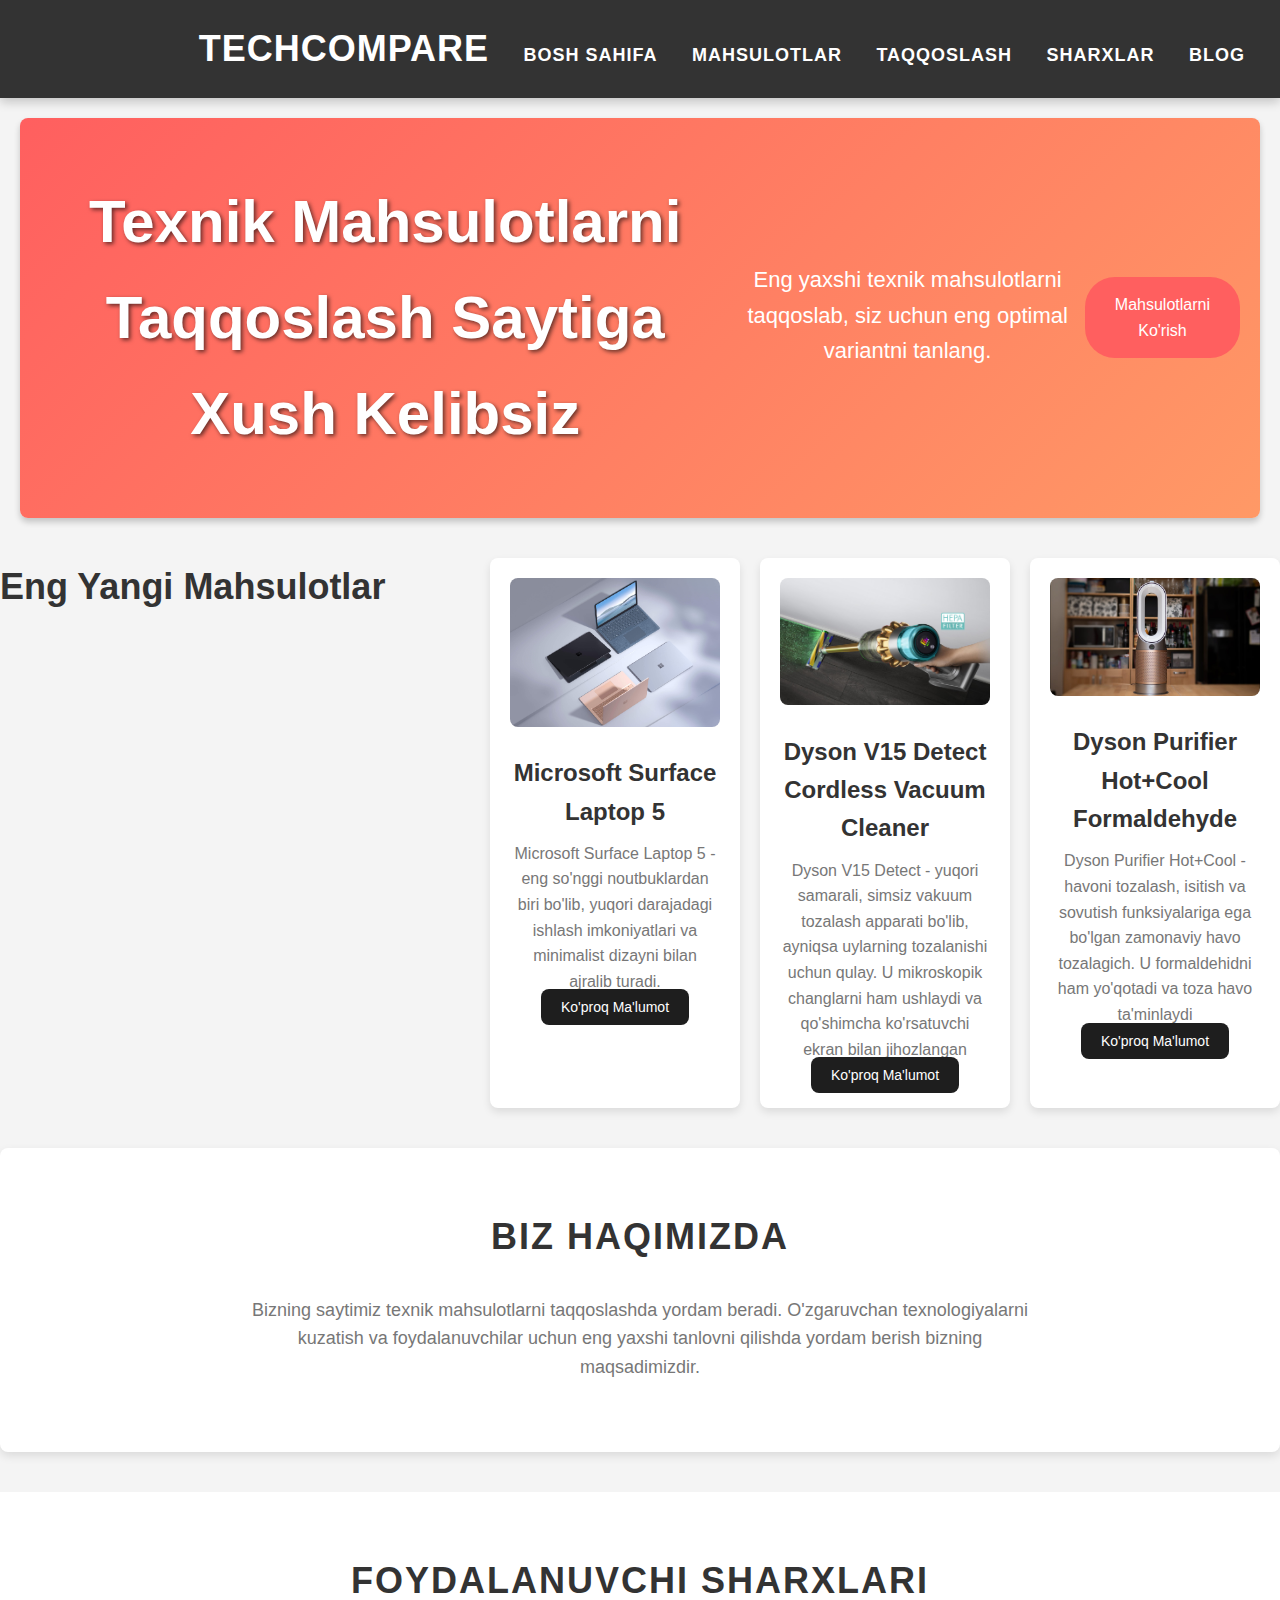
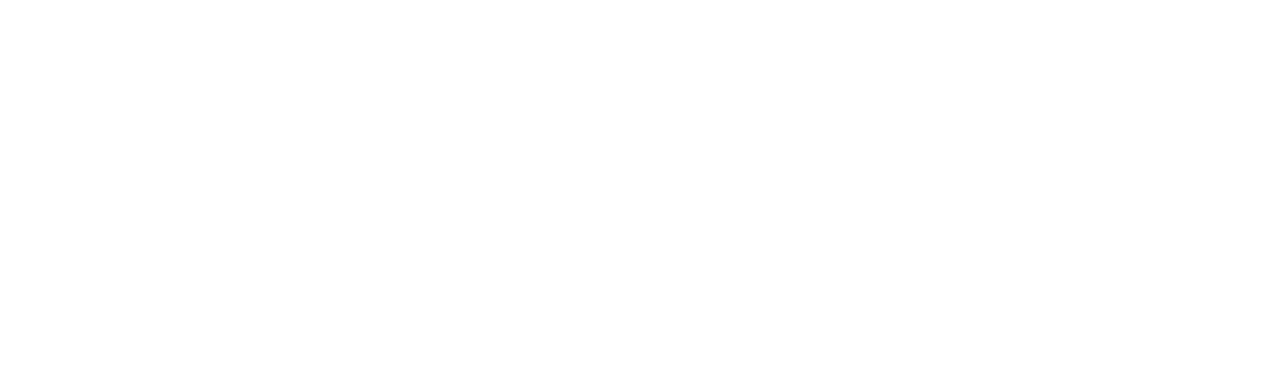
<file: index.html>
<!DOCTYPE html>
<html lang="uz">
<head>
    <meta charset="UTF-8">
    <meta name="viewport" content="width=device-width, initial-scale=1.0">
    <title>Bosh Sahifa</title>
    <link rel="stylesheet" href="style.css">
    <link rel="icon" href="favicon.ico">
</head>
<body>
    <header>
        <nav>
            <ul>
                <li><a href="index.html" class="logo">TechCompare</a></li>
                <li><a href="index.html">Bosh Sahifa</a></li>
                <li><a href="products.html">Mahsulotlar</a></li>
                <li><a href="compare.html">Taqqoslash</a></li>
                <li><a href="reviews.html">Sharxlar</a></li>
                <li><a href="blog.html">Blog</a></li>
            </ul>
        </nav>
    </header>

    <section class="hero">
        <h1>Texnik Mahsulotlarni Taqqoslash Saytiga Xush Kelibsiz</h1>
        <p>Eng yaxshi texnik mahsulotlarni taqqoslab, siz uchun eng optimal variantni tanlang.</p>
        <a href="products.html" class="btn-primary">Mahsulotlarni Ko'rish</a>
    </section>

    <section class="featured-products animate-on-scroll">
        <h2>Eng Yangi Mahsulotlar</h2>
        <div class="product-list">
            <div class="product-card">
                <img src="images/product1.jpg" alt="Mahsulot 1" class="product-image">
                <div class="product-info">
                    <h3>Microsoft Surface Laptop 5</h3>
                    <p>Microsoft Surface Laptop 5 - eng so'nggi noutbuklardan biri bo'lib, yuqori darajadagi ishlash imkoniyatlari va minimalist dizayni bilan ajralib turadi.</p>
                    <a href="products.html" class="btn-secondary">Ko'proq Ma'lumot</a>
                </div>
            </div>
            <div class="product-card">
                <img src="images/product2.jpg" alt="Mahsulot 2" class="product-image">
                <div class="product-info">
                    <h3>Dyson V15 Detect Cordless Vacuum Cleaner</h3>
                    <p>Dyson V15 Detect - yuqori samarali, simsiz vakuum tozalash apparati bo'lib, ayniqsa uylarning tozalanishi uchun qulay. U mikroskopik changlarni ham ushlaydi va qo'shimcha ko'rsatuvchi ekran bilan jihozlangan</p>
                    <a href="products.html" class="btn-secondary">Ko'proq Ma'lumot</a>
                </div>
            </div>
            <div class="product-card">
                <img src="images/product3.jpg" alt="Mahsulot 3" class="product-image">
                <div class="product-info">
                    <h3>Dyson Purifier Hot+Cool Formaldehyde</h3>
                    <p>Dyson Purifier Hot+Cool - havoni tozalash, isitish va sovutish funksiyalariga ega bo'lgan zamonaviy havo tozalagich. U formaldehidni ham yo'qotadi va toza havo ta'minlaydi</p>
                    <a href="products.html" class="btn-secondary">Ko'proq Ma'lumot</a>
                </div>
            </div>
        </div>
    </section>

    <section class="about">
        <h2>Biz Haqimizda</h2>
        <p>Bizning saytimiz texnik mahsulotlarni taqqoslashda yordam beradi. O'zgaruvchan texnologiyalarni kuzatish va foydalanuvchilar uchun eng yaxshi tanlovni qilishda yordam berish bizning maqsadimizdir.</p>
    </section>
    
    <section class="testimonial">
        <h2>Foydalanuvchi Sharxlari</h2>
        <div class="testimonial-item">
            <p>"TechCompare sayti orqali texnik mahsulotlarni taqqoslash juda oson bo'ldi. Har bir mahsulotning xususiyatlari juda batafsil keltirilgan." — Maxsus M</p>
        </div>
        <div class="testimonial-item">
            <p>"Sayt juda intuitiv va foydalanuvchilarga qulay. Mahsulotlar haqida osonlik bilan qaror qabul qildim." — O'lmas D</p>
        </div>
    </section>
    

    <script src="script.js"></script>
</body>
</html>
</file>
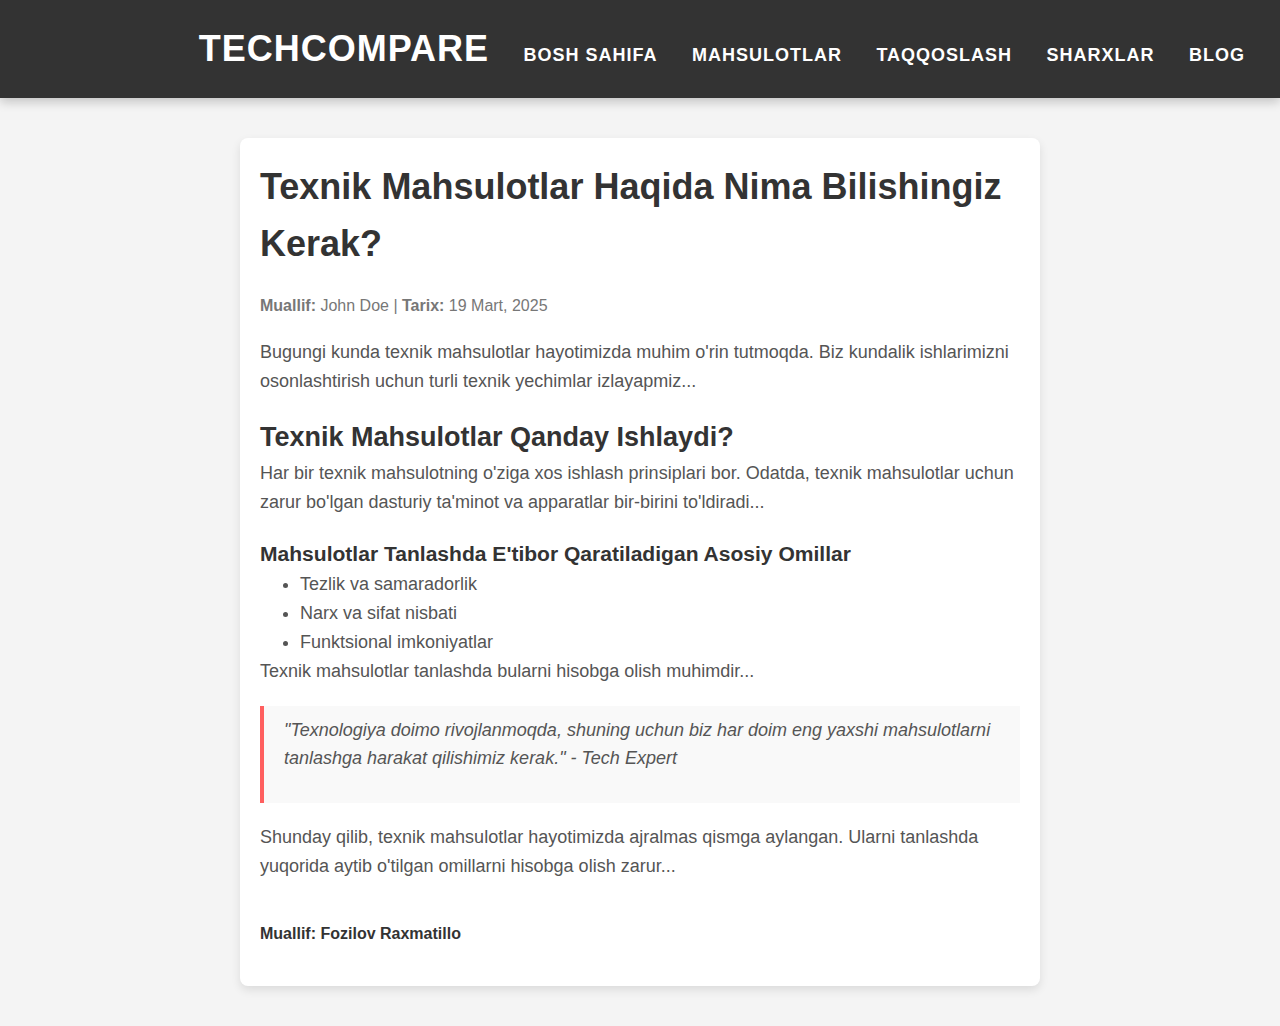
<file: blog-single.html>
<!DOCTYPE html>
<html lang="uz">
<head>
    <meta charset="UTF-8">
    <meta name="viewport" content="width=device-width, initial-scale=1.0">
    <title>Blog Posti - Texnik Mahsulotlar</title>
    <link rel="stylesheet" href="style.css">
    <link rel="icon" href="favicon.ico">
</head>
<body>
    <header>
        <nav>
            <ul>
                <li><a href="index.html" class="logo">TechCompare</a></li>
                <li><a href="index.html">Bosh Sahifa</a></li>
                <li><a href="products.html">Mahsulotlar</a></li>
                <li><a href="compare.html">Taqqoslash</a></li>
                <li><a href="reviews.html">Sharxlar</a></li>
                <li><a href="blog.html">Blog</a></li>
            </ul>
        </nav>
    </header>

    <main>
        <section class="blog-single">
            <article>
                <h1 class="blog-title">Texnik Mahsulotlar Haqida Nima Bilishingiz Kerak?</h1>
                <div class="blog-meta">
                    <p><strong>Muallif:</strong> John Doe | <strong>Tarix:</strong> 19 Mart, 2025</p>
                </div>

                <div class="blog-content">
                    <p>Bugungi kunda texnik mahsulotlar hayotimizda muhim o'rin tutmoqda. Biz kundalik ishlarimizni osonlashtirish uchun turli texnik yechimlar izlayapmiz...</p>

                    <h2>Texnik Mahsulotlar Qanday Ishlaydi?</h2>
                    <p>Har bir texnik mahsulotning o'ziga xos ishlash prinsiplari bor. Odatda, texnik mahsulotlar uchun zarur bo'lgan dasturiy ta'minot va apparatlar bir-birini to'ldiradi...</p>

                    <h3>Mahsulotlar Tanlashda E'tibor Qaratiladigan Asosiy Omillar</h3>
                    <ul>
                        <li>Tezlik va samaradorlik</li>
                        <li>Narx va sifat nisbati</li>
                        <li>Funktsional imkoniyatlar</li>
                    </ul>

                    <p>Texnik mahsulotlar tanlashda bularni hisobga olish muhimdir...</p>

                    <blockquote>
                        <p>"Texnologiya doimo rivojlanmoqda, shuning uchun biz har doim eng yaxshi mahsulotlarni tanlashga harakat qilishimiz kerak." - Tech Expert</p>
                    </blockquote>

                    <p>Shunday qilib, texnik mahsulotlar hayotimizda ajralmas qismga aylangan. Ularni tanlashda yuqorida aytib o'tilgan omillarni hisobga olish zarur...</p>

                    <p class="blog-author">Muallif: Fozilov Raxmatillo</p>
                </div>
            </article>
        </section>
    </main>

    <script src="script.js"></script>
</body>
</html>
</file>
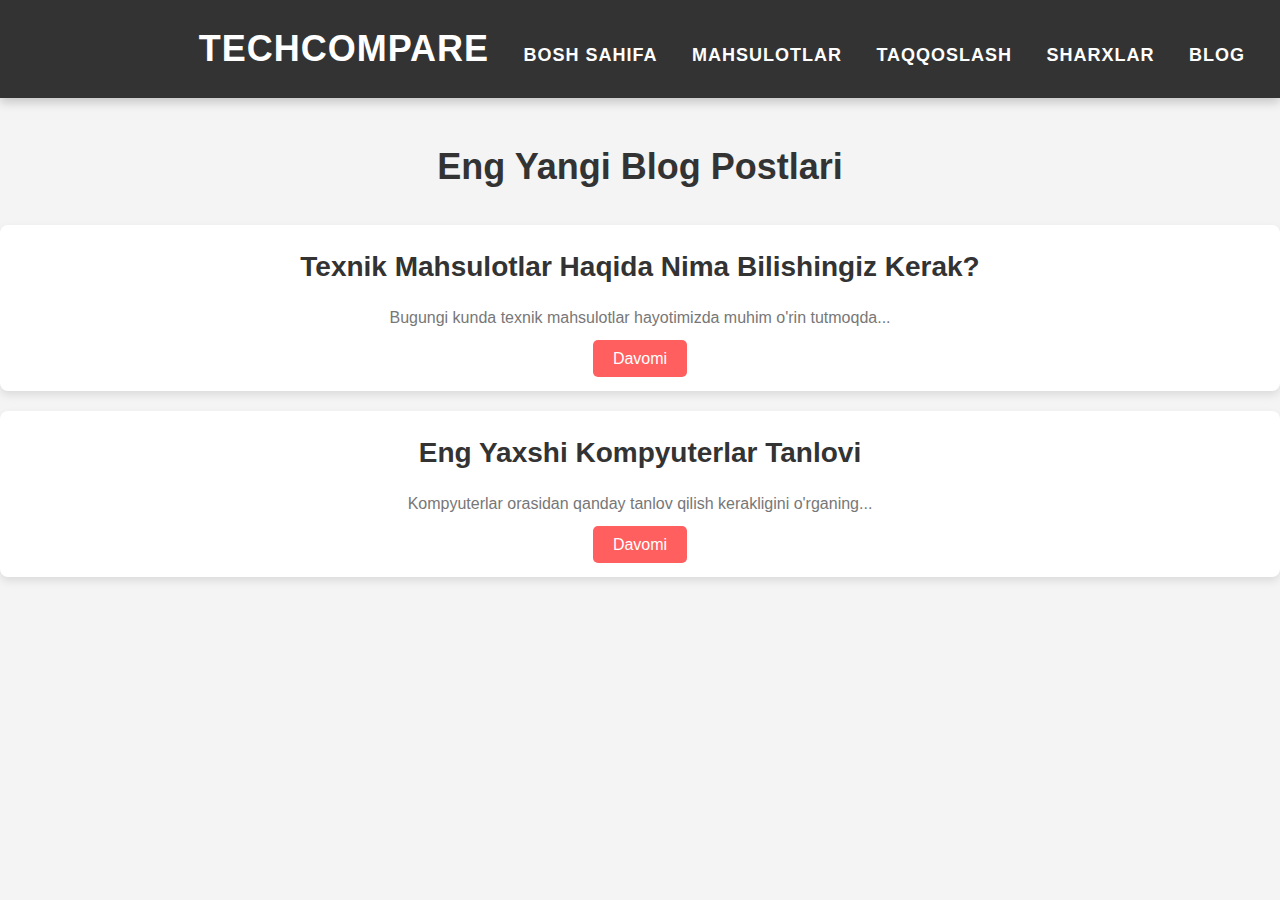
<file: blog.html>
<!DOCTYPE html>
<html lang="uz">
<head>
    <meta charset="UTF-8">
    <meta name="viewport" content="width=device-width, initial-scale=1.0">
    <title>Blog</title>
    <link rel="stylesheet" href="style.css">
    <link rel="icon" href="favicon.ico">
</head>
<body>
    <header>
        <nav>
            <ul>
                <li><a href="index.html" class="logo">TechCompare</a></li>
                <li><a href="index.html">Bosh Sahifa</a></li>
                <li><a href="products.html">Mahsulotlar</a></li>
                <li><a href="compare.html">Taqqoslash</a></li>
                <li><a href="reviews.html">Sharxlar</a></li>
                <li><a href="blog.html">Blog</a></li>
            </ul>
        </nav>
    </header>

    <main>
        <section class="blog-posts">
            <h2>Eng Yangi Blog Postlari</h2>

            <div class="blog-item">
                <h3>Texnik Mahsulotlar Haqida Nima Bilishingiz Kerak?</h3>
                <p>Bugungi kunda texnik mahsulotlar hayotimizda muhim o'rin tutmoqda...</p>
                <a href="blog-single.html" class="btn-primary">Davomi</a>
            </div>

            <div class="blog-item">
                <h3>Eng Yaxshi Kompyuterlar Tanlovi</h3>
                <p>Kompyuterlar orasidan qanday tanlov qilish kerakligini o'rganing...</p>
                <a href="blog-single.html" class="btn-primary">Davomi</a>
            </div>
        </section>
    </main>

    <script src="script.js"></script>
</body>
</html>
</file>
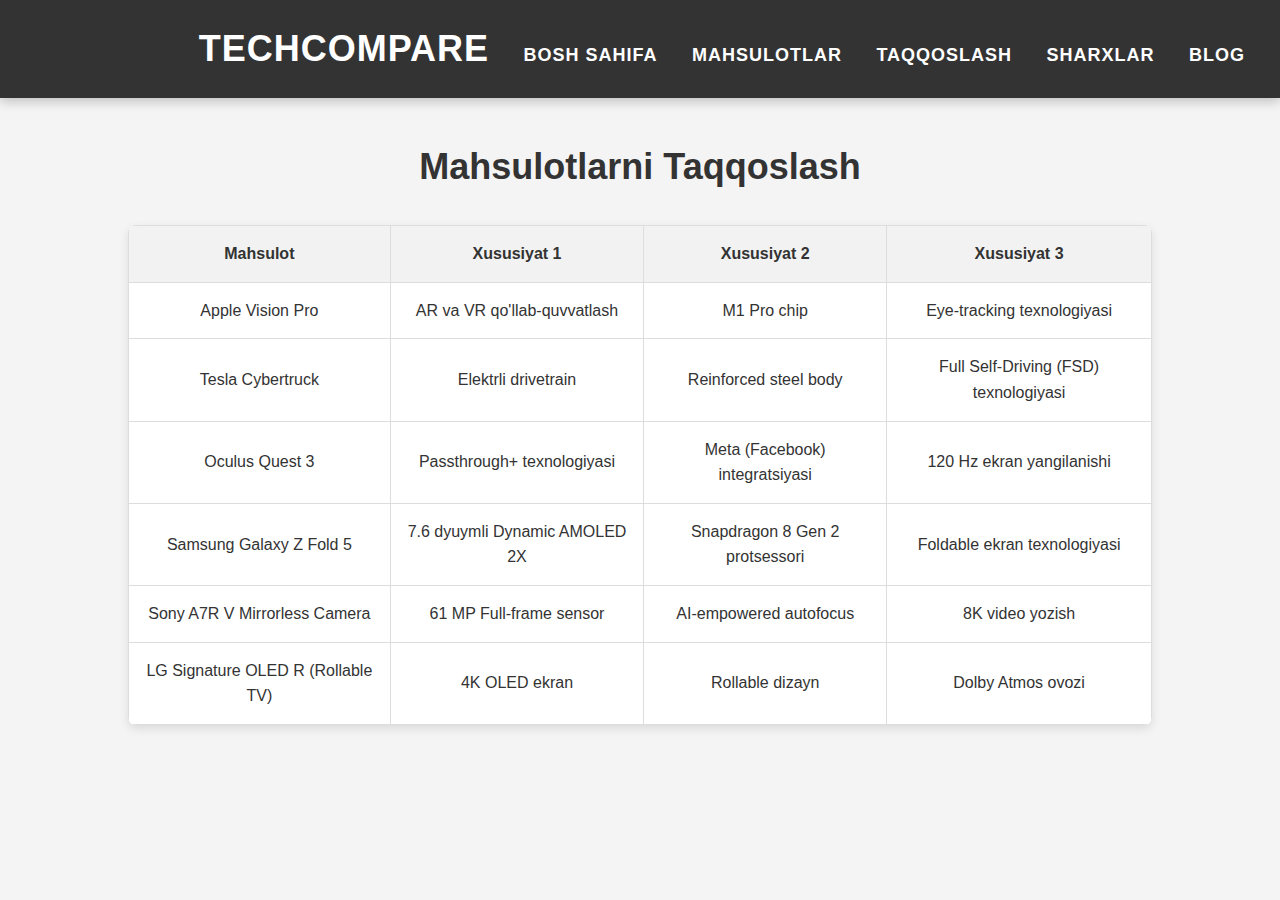
<file: compare.html>
<!DOCTYPE html>
<html lang="uz">
<head>
    <meta charset="UTF-8">
    <meta name="viewport" content="width=device-width, initial-scale=1.0">
    <title>Mahsulot Taqqoslash</title>
    <link rel="stylesheet" href="style.css">
    <link rel="icon" href="favicon.ico">
</head>
<body>
    <header>
        <nav>
            <ul>
                <li><a href="index.html" class="logo">TechCompare</a></li>
                <li><a href="index.html">Bosh Sahifa</a></li>
                <li><a href="products.html">Mahsulotlar</a></li>
                <li><a href="compare.html">Taqqoslash</a></li>
                <li><a href="reviews.html">Sharxlar</a></li>
                <li><a href="blog.html">Blog</a></li>
            </ul>
        </nav>
    </header>

    <main>
        <section class="comparison">
            <h2 class="animate-on-scroll">Mahsulotlarni Taqqoslash</h2>
            <div class="comparison-table">
                <table>
                    <thead>
                        <tr>
                            <th>Mahsulot</th>
                            <th>Xususiyat 1</th>
                            <th>Xususiyat 2</th>
                            <th>Xususiyat 3</th>
                        </tr>
                    </thead>
                    <tbody>
                        <tr>
                            <td>Apple Vision Pro</td>
                            <td>AR va VR qo'llab-quvvatlash</td>
                            <td>M1 Pro chip</td>
                            <td>Eye-tracking texnologiyasi</td>
                        </tr>
                        <tr>
                            <td>Tesla Cybertruck</td>
                            <td>Elektrli drivetrain</td>
                            <td>Reinforced steel body</td>
                            <td>Full Self-Driving (FSD) texnologiyasi</td>
                        </tr>
                        <tr>
                            <td>Oculus Quest 3</td>
                            <td>Passthrough+ texnologiyasi</td>
                            <td>Meta (Facebook) integratsiyasi</td>
                            <td>120 Hz ekran yangilanishi</td>
                        </tr>
                        <tr>
                            <td>Samsung Galaxy Z Fold 5</td>
                            <td>7.6 dyuymli Dynamic AMOLED 2X</td>
                            <td>Snapdragon 8 Gen 2 protsessori</td>
                            <td>Foldable ekran texnologiyasi</td>
                        </tr>
                        <tr>
                            <td>Sony A7R V Mirrorless Camera</td>
                            <td>61 MP Full-frame sensor</td>
                            <td>AI-empowered autofocus</td>
                            <td>8K video yozish</td>
                        </tr>
                        <tr>
                            <td>LG Signature OLED R (Rollable TV)</td>
                            <td>4K OLED ekran</td>
                            <td>Rollable dizayn</td>
                            <td>Dolby Atmos ovozi</td>
                        </tr>
                    </tbody>
                </table>
            </div>
        </section>
    </main>

    <script src="script.js"></script>
</body>
</html>
</file>
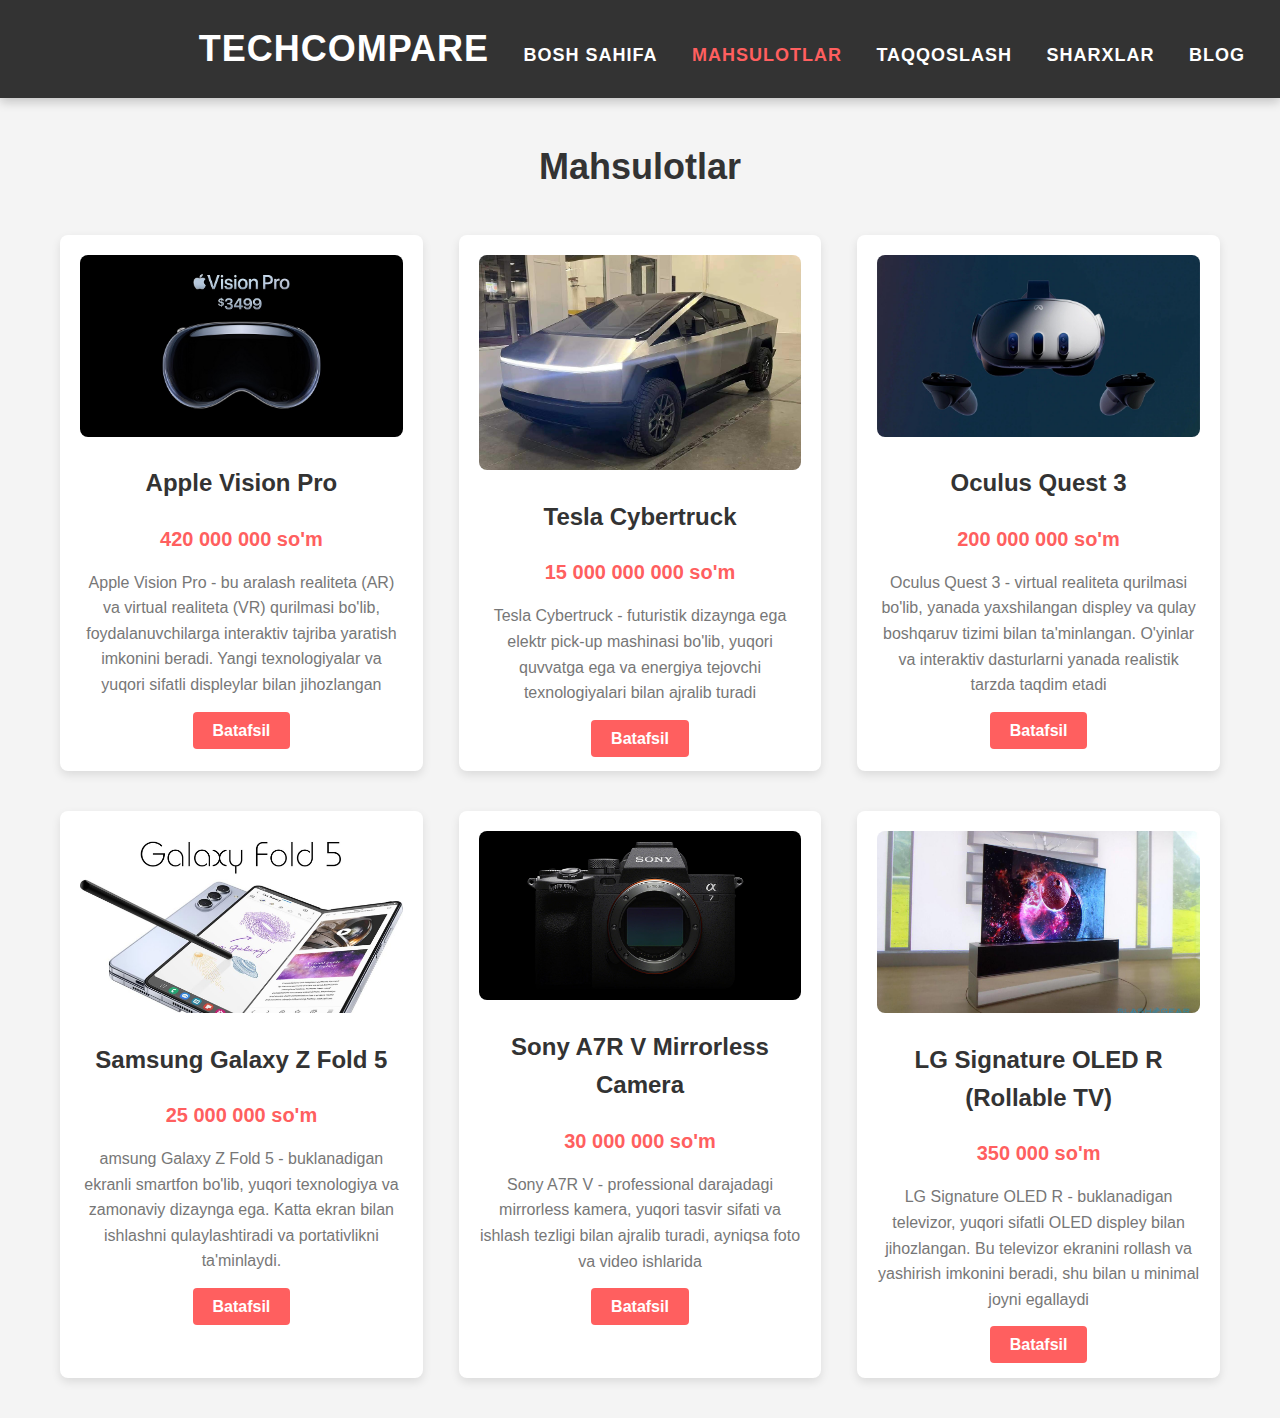
<file: products.html>
<!DOCTYPE html>
<html lang="uz">
<head>
    <meta charset="UTF-8">
    <meta name="viewport" content="width=device-width, initial-scale=1.0">
    <title>Mahsulotlar - TechCompare</title>
    <link rel="stylesheet" href="style.css">
    <link rel="icon" href="favicon.ico">
</head>
<body>
    <header>
        <nav>
            <ul>
                <li><a href="index.html" class="logo">TechCompare</a></li>
                <li><a href="index.html">Bosh Sahifa</a></li>
                <li><a href="products.html" class="active">Mahsulotlar</a></li>
                <li><a href="compare.html">Taqqoslash</a></li>
                <li><a href="reviews.html">Sharxlar</a></li>
                <li><a href="blog.html">Blog</a></li>
            </ul>
        </nav>
    </header>

    <main>
        <section class="products">
            <h2>Mahsulotlar</h2>
            <div class="product-list">
                <div class="product-item">
                    <img src="images/mahsul.jpg" alt="Mahsulot 1">
                    <h3>Apple Vision Pro</h3>
                    <p class="price">420 000 000 so'm</p>
                    <p>Apple Vision Pro - bu aralash realiteta (AR) va virtual realiteta (VR) qurilmasi bo'lib, foydalanuvchilarga interaktiv tajriba yaratish imkonini beradi. Yangi texnologiyalar va yuqori sifatli displeylar bilan jihozlangan</p>
                    <a href="https://en.wikipedia.org/wiki/Apple_Vision_Pro" class="btn">Batafsil</a>
                </div>
                <div class="product-item">
                    <img src="images/mahsul1.jpg" alt="Mahsulot 2">
                    <h3>Tesla Cybertruck</h3>
                    <p class="price">15 000 000 000 so'm</p>
                    <p>Tesla Cybertruck - futuristik dizaynga ega elektr pick-up mashinasi bo'lib, yuqori quvvatga ega va energiya tejovchi texnologiyalari bilan ajralib turadi</p>
                    <a href="https://ru.wikipedia.org/wiki/Tesla_Cybertruck" class="btn">Batafsil</a>
                </div>
                <div class="product-item">
                    <img src="images/mahsul2.jpg" alt="Mahsulot 3">
                    <h3>Oculus Quest 3</h3>
                    <p class="price">200 000 000 so'm</p>
                    <p>Oculus Quest 3 - virtual realiteta qurilmasi bo'lib, yanada yaxshilangan displey va qulay boshqaruv tizimi bilan ta'minlangan. O'yinlar va interaktiv dasturlarni yanada realistik tarzda taqdim etadi</p>
                    <a href="https://en.wikipedia.org/wiki/Meta_Quest_3" class="btn">Batafsil</a>
                </div>
            </div>
        </section>


        <section class="products">
            <div class="product-list">
                <div class="product-item">
                    <img src="images/mahsul3.jpg" alt="Mahsulot 4">
                    <h3>Samsung Galaxy Z Fold 5</h3>
                    <p class="price">25 000 000 so'm</p>
                    <p>amsung Galaxy Z Fold 5 - buklanadigan ekranli smartfon bo'lib, yuqori texnologiya va zamonaviy dizaynga ega. Katta ekran bilan ishlashni qulaylashtiradi va portativlikni ta'minlaydi.</p>
                    <a href="https://en.wikipedia.org/wiki/Samsung_Galaxy_Z_Fold_5" class="btn">Batafsil</a>
                </div>
                <div class="product-item">
                    <img src="images/mahsul4.jpg" alt="Mahsulot 5">
                    <h3>Sony A7R V Mirrorless Camera</h3>
                    <p class="price">30 000 000 so'm</p>
                    <p>Sony A7R V - professional darajadagi mirrorless kamera, yuqori tasvir sifati va ishlash tezligi bilan ajralib turadi, ayniqsa foto va video ishlarida</p>
                    <a href="https://electronics.sony.com/imaging/interchangeable-lens-cameras/full-frame/p/ilce7rm5-b?srsltid=AfmBOoqsG49fP9-a5V1X-xYZ5W1Y1FNASomFQkLLLDfHqVW4_BdT4hfa" class="btn">Batafsil</a>
                </div>
                <div class="product-item">
                    <img src="images/mahsul5.jpg" alt="Mahsulot 6">
                    <h3>LG Signature OLED R (Rollable TV)</h3>
                    <p class="price">350 000 so'm</p>
                    <p>LG Signature OLED R - buklanadigan televizor, yuqori sifatli OLED displey bilan jihozlangan. Bu televizor ekranini rollash va yashirish imkonini beradi, shu bilan u minimal joyni egallaydi</p>
                    <a href="https://www.lg.com/us/tvs/lg-oled65r1pua-signature-oled-4k-tv" class="btn">Batafsil</a>
                </div>
            </div>
        </section>
    </main>

    <script src="script.js"></script>
</body>
</html>
</file>
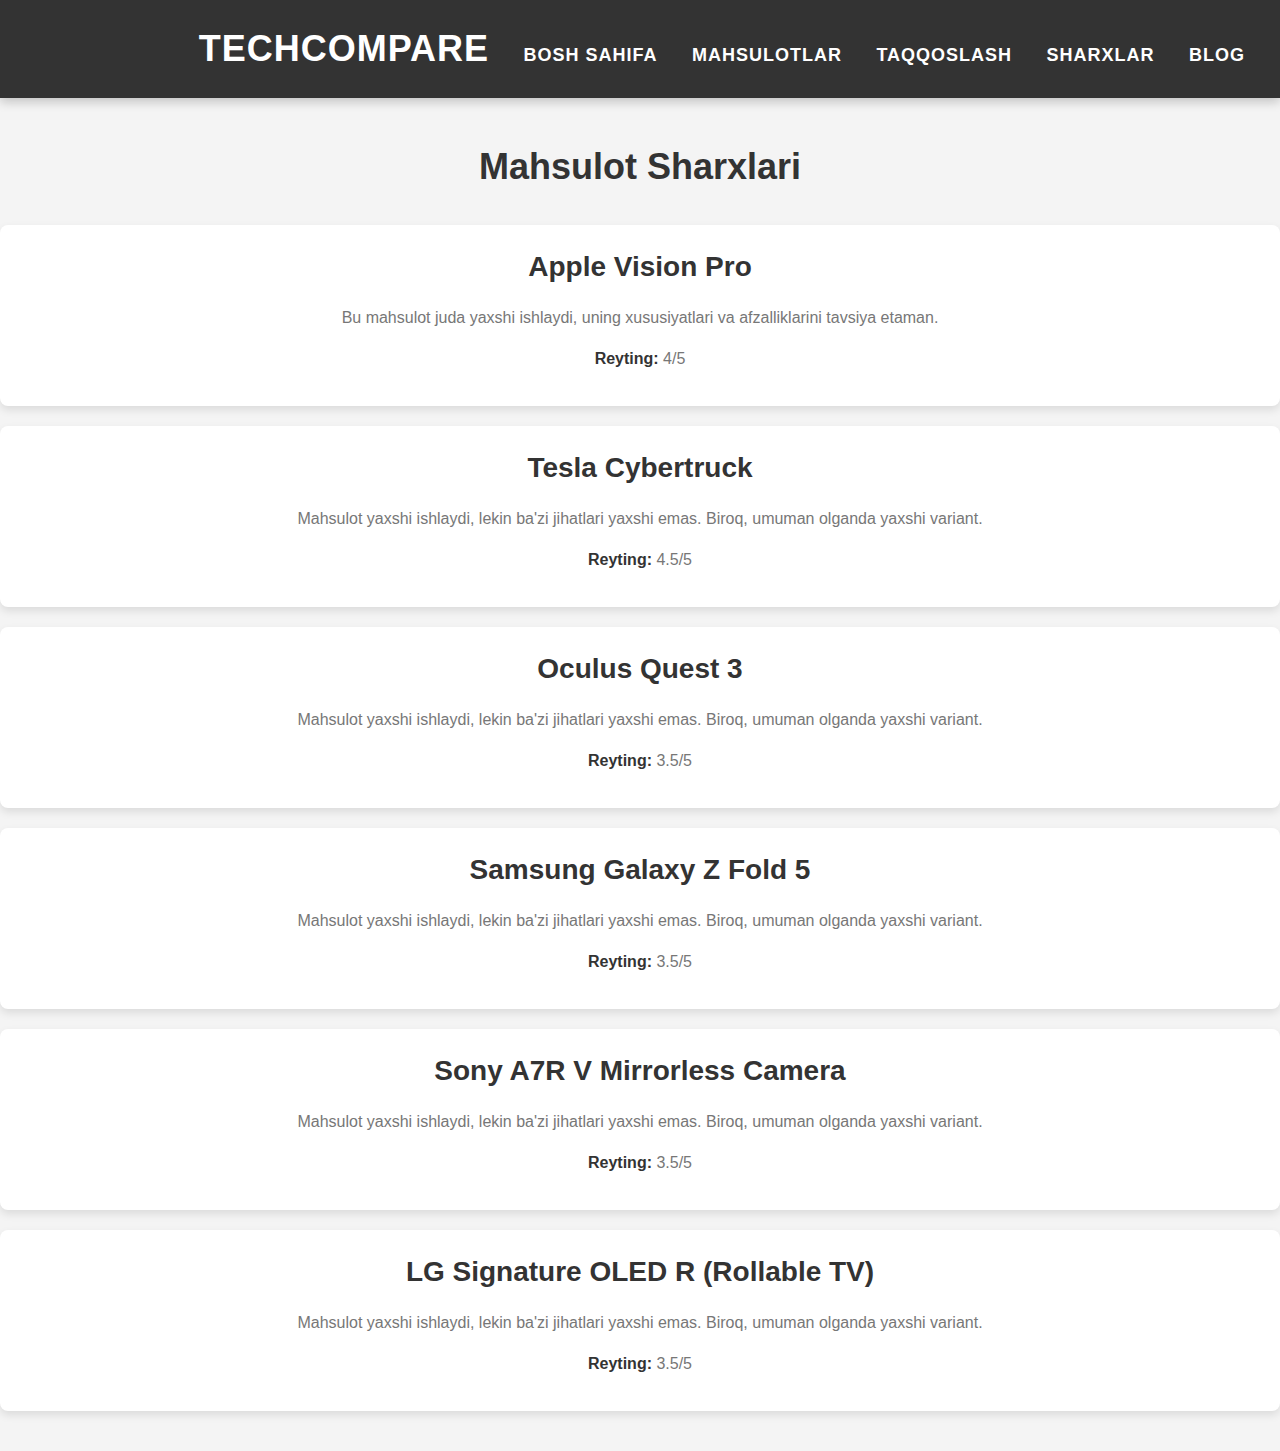
<file: reviews.html>
<!DOCTYPE html>
<html lang="uz">
<head>
    <meta charset="UTF-8">
    <meta name="viewport" content="width=device-width, initial-scale=1.0">
    <title>Sharxlar</title>
    <link rel="stylesheet" href="style.css">
    <link rel="icon" href="favicon.ico">
</head>
<body>
    <header>
        <nav>
            <ul>
                <li><a href="index.html" class="logo">TechCompare</a></li>
                <li><a href="index.html">Bosh Sahifa</a></li>
                <li><a href="products.html">Mahsulotlar</a></li>
                <li><a href="compare.html">Taqqoslash</a></li>
                <li><a href="reviews.html">Sharxlar</a></li>
                <li><a href="blog.html">Blog</a></li>
            </ul>
        </nav>
    </header>

    <main>
        <section class="reviews">
            <h2>Mahsulot Sharxlari</h2>

            <div class="review-item">
                <h3>Apple Vision Pro</h3>
                <p>Bu mahsulot juda yaxshi ishlaydi, uning xususiyatlari va afzalliklarini tavsiya etaman.</p>
                <p><strong>Reyting:</strong> 4/5</p>
            </div>

            <div class="review-item">
                <h3>Tesla Cybertruck</h3>
                <p>Mahsulot yaxshi ishlaydi, lekin ba'zi jihatlari yaxshi emas. Biroq, umuman olganda yaxshi variant.</p>
                <p><strong>Reyting:</strong> 4.5/5</p>
            </div>

            <div class="review-item">
                <h3>Oculus Quest 3</h3>
                <p>Mahsulot yaxshi ishlaydi, lekin ba'zi jihatlari yaxshi emas. Biroq, umuman olganda yaxshi variant.</p>
                <p><strong>Reyting:</strong> 3.5/5</p>
            </div>

            <div class="review-item">
                <h3>Samsung Galaxy Z Fold 5</h3>
                <p>Mahsulot yaxshi ishlaydi, lekin ba'zi jihatlari yaxshi emas. Biroq, umuman olganda yaxshi variant.</p>
                <p><strong>Reyting:</strong> 3.5/5</p>
            </div>

            <div class="review-item">
                <h3>Sony A7R V Mirrorless Camera</h3>
                <p>Mahsulot yaxshi ishlaydi, lekin ba'zi jihatlari yaxshi emas. Biroq, umuman olganda yaxshi variant.</p>
                <p><strong>Reyting:</strong> 3.5/5</p>
            </div>

            <div class="review-item">
                <h3>LG Signature OLED R (Rollable TV)</h3>
                <p>Mahsulot yaxshi ishlaydi, lekin ba'zi jihatlari yaxshi emas. Biroq, umuman olganda yaxshi variant.</p>
                <p><strong>Reyting:</strong> 3.5/5</p>
            </div>
        </section>
    </main>

    <script src="script.js"></script>
</body>
</html>
</file>
<file: style.css>
/* Bosh global sozlamalar */
* {
    margin: 0;
    padding: 0;
    box-sizing: border-box;
    font-family: 'Arial', sans-serif;
}

body {
    background-color: #f4f4f4;
    color: #333;
    line-height: 1.6;
}

/* Asosiy navigatsiya paneli */
header {
    background-color: #1E1E1E;
    padding: 15px 0;
    text-align: center;
}

nav ul {
    list-style: none;
    padding: 0;
}

nav ul li {
    display: inline-block;
    margin: 0 20px;
}

nav ul li a {
    color: #fff;
    text-decoration: none;
    font-size: 18px;
    text-transform: uppercase;
    letter-spacing: 1px;
}

nav ul li a:hover {
    color: #ff5f5f;
    transition: color 0.3s ease;
}

/* Bosh sahifa uchun hero bo'limi */
.hero {
    background-color: #1E1E1E;
    color: #fff;
    padding: 50px 20px;
    text-align: center;
    border-radius: 8px;
    margin: 20px;
    box-shadow: 0px 10px 15px rgba(0, 0, 0, 0.1);
}

.hero h1 {
    font-size: 48px;
    margin-bottom: 20px;
    animation: fadeIn 2s ease;
}

.hero p {
    font-size: 18px;
    margin-bottom: 20px;
}

.btn-primary {
    background-color: #ff5f5f;
    color: #fff;
    padding: 15px 30px;
    text-decoration: none;
    border-radius: 30px;
    font-size: 16px;
    transition: background-color 0.3s ease;
}

.btn-primary:hover {
    background-color: #e04e4e;
}

/* Mahsulotlar bo'limi */
.featured-products {
    text-align: center;
    margin: 40px 0;
}

.featured-products h2 {
    font-size: 36px;
    margin-bottom: 30px;
    animation: fadeInUp 1.5s ease;
}

.product-list {
    display: flex;
    justify-content: center;
    gap: 20px;
    flex-wrap: wrap;
}

.product-card {
    background-color: #fff;
    padding: 20px;
    width: 250px;
    border-radius: 8px;
    box-shadow: 0 4px 8px rgba(0, 0, 0, 0.1);
    text-align: center;
    transition: transform 0.3s ease, box-shadow 0.3s ease;
}

.product-card:hover {
    transform: translateY(-10px);
    box-shadow: 0 10px 20px rgba(0, 0, 0, 0.1);
}

.product-card img {
    width: 100%;
    height: auto;
    border-radius: 8px;
}

.product-card h3 {
    margin-top: 20px;
    font-size: 24px;
}

.product-card p {
    font-size: 16px;
    color: #777;
    margin-top: 10px;
}

.btn-secondary {
    background-color: #1e1e1e;
    color: #fff;
    padding: 10px 20px;
    text-decoration: none;
    border-radius: 8px;
    font-size: 14px;
    margin-top: 15px;
}

.btn-secondary:hover {
    background-color: #333;
}

/* Animatsiya */
@keyframes fadeIn {
    0% {
        opacity: 0;
    }
    100% {
        opacity: 1;
    }
}

@keyframes fadeInUp {
    0% {
        opacity: 0;
        transform: translateY(20px);
    }
    100% {
        opacity: 1;
        transform: translateY(0);
    }
}

/* Media queries (mobil uchun) */
@media (max-width: 768px) {
    .product-list {
        flex-direction: column;
        align-items: center;
    }

    .hero h1 {
        font-size: 36px;
    }

    .hero p {
        font-size: 16px;
    }

    .btn-primary {
        padding: 12px 25px;
    }
}


/* Animatsiya uchun */
@keyframes fadeIn {
    0% {
        opacity: 0;
        transform: translateY(20px);
    }
    100% {
        opacity: 1;
        transform: translateY(0);
    }
}

/* Taqqoslash jadvali */
.comparison {
    text-align: center;
    margin: 40px 0;
    animation: fadeIn 1.5s ease;
}

.comparison h2 {
    font-size: 36px;
    margin-bottom: 30px;
    font-weight: 600;
    color: #333;
}

.comparison-table table {
    width: 80%;
    margin: 0 auto;
    border-collapse: collapse;
    border-radius: 8px;
    box-shadow: 0 4px 10px rgba(0, 0, 0, 0.1);
    overflow: hidden;
}

.comparison-table th, .comparison-table td {
    padding: 15px;
    text-align: center;
    border: 1px solid #ddd;
}

.comparison-table th {
    background-color: #f2f2f2;
    font-weight: bold;
}

.comparison-table td {
    background-color: #fff;
}

.comparison-table tr:hover {
    background-color: #f4f4f4;
    transition: background-color 0.3s ease;
}

/* Mobil uchun moslashtirish */
@media (max-width: 768px) {
    .comparison-table table {
        width: 100%;
    }
}



.blog-posts {
    text-align: center;
    margin: 40px 0;
}

.blog-posts h2 {
    font-size: 36px;
    margin-bottom: 30px;
    font-weight: 600;
    color: #333;
    animation: fadeIn 2s ease;
}

.blog-item {
    background-color: #fff;
    padding: 20px;
    margin: 20px 0;
    box-shadow: 0px 4px 8px rgba(0, 0, 0, 0.1);
    border-radius: 8px;
    transition: box-shadow 0.3s ease;
}

.blog-item:hover {
    box-shadow: 0px 10px 20px rgba(0, 0, 0, 0.1);
}

.blog-item h3 {
    font-size: 28px;
    color: #333;
    margin-bottom: 15px;
}

.blog-item p {
    font-size: 16px;
    color: #777;
    margin-bottom: 15px;
}

.blog-item .btn-primary {
    background-color: #ff5f5f;
    color: white;
    padding: 10px 20px;
    text-decoration: none;
    border-radius: 5px;
    transition: background-color 0.3s ease;
}

.blog-item .btn-primary:hover {
    background-color: #e04e4e;
}

/* Mobil uchun moslashtirish */
@media (max-width: 768px) {
    .blog-item {
        padding: 15px;
    }
}




.reviews {
    text-align: center;
    margin: 40px 0;
}

.reviews h2 {
    font-size: 36px;
    margin-bottom: 30px;
    font-weight: 600;
    color: #333;
    animation: fadeIn 1.5s ease;
}

.review-item {
    background-color: #fff;
    padding: 20px;
    margin: 20px 0;
    box-shadow: 0px 4px 8px rgba(0, 0, 0, 0.1);
    border-radius: 8px;
    transition: box-shadow 0.3s ease;
}

.review-item:hover {
    box-shadow: 0px 10px 20px rgba(0, 0, 0, 0.1);
}

.review-item h3 {
    font-size: 28px;
    color: #333;
    margin-bottom: 15px;
}

.review-item p {
    font-size: 16px;
    color: #777;
    margin-bottom: 15px;
}

.review-item strong {
    color: #333;
}

/* Mobil uchun moslashtirish */
@media (max-width: 768px) {
    .review-item {
        padding: 15px;
    }
}






header {
    background-color: #333;
    padding: 20px 0;
    text-align: center;
}

nav ul {
    list-style-type: none;
    margin: 0;
    padding: 0;
}

nav ul li {
    display: inline;
    margin: 0 15px;
}

nav ul li a {
    color: white;
    text-decoration: none;
    font-weight: bold;
}

nav ul li a:hover {
    color: #ff5f5f;
}

/* Blog post sahifasi */
.blog-single {
    max-width: 800px;
    margin: 40px auto;
    background-color: white;
    padding: 20px;
    box-shadow: 0 4px 10px rgba(0, 0, 0, 0.1);
    border-radius: 8px;
    background-color: #fff;
}

/* Blog sarlavhasi */
.blog-title {
    font-size: 36px;
    color: #333;
    margin-bottom: 20px;
}

.blog-meta {
    font-size: 16px;
    color: #777;
    margin-bottom: 20px;
}

/* Blog tarkibi */
.blog-content {
    font-size: 18px;
    color: #555;
}

.blog-content p {
    margin-bottom: 20px;
}

.blog-content h2,
.blog-content h3 {
    color: #333;
}

.blog-content ul {
    list-style-type: disc;
    margin-left: 40px;
}

.blog-content blockquote {
    background-color: #f9f9f9;
    border-left: 4px solid #ff5f5f;
    padding: 10px 20px;
    font-style: italic;
    color: #555;
    margin: 20px 0;
}

.blog-author {
    font-size: 16px;
    font-weight: bold;
    color: #333;
    margin-top: 40px;
}

/* Mobil uchun moslashtirish */
@media (max-width: 768px) {
    .blog-single {
        padding: 15px;
        margin: 20px;
    }

    .blog-title {
        font-size: 28px;
    }

    .blog-content {
        font-size: 16px;
    }
}








header {
    background-color: #333;
    padding: 20px 0;
    text-align: center;
}

nav ul {
    list-style-type: none;
    margin: 0;
    padding: 0;
}

nav ul li {
    display: inline;
    margin: 0 15px;
}

nav ul li a {
    color: white;
    text-decoration: none;
    font-weight: bold;
}

nav ul li a:hover {
    color: #ff5f5f;
}

nav ul li a.active {
    color: #ff5f5f;
}

/* Mahsulotlar sahifasi */
.products {
    max-width: 1200px;
    margin: 40px auto;
    padding: 0 20px;
}

.products h2 {
    font-size: 36px;
    color: #333;
    text-align: center;
    margin-bottom: 40px;
}

.product-list {
    display: flex;
    flex-wrap: wrap;
    justify-content: space-between;
    gap: 20px;
}

.product-item {
    background-color: white;
    border-radius: 8px;
    box-shadow: 0 4px 10px rgba(0, 0, 0, 0.1);
    width: calc(33% - 20px);
    padding: 20px;
    text-align: center;
    transition: transform 0.3s ease, box-shadow 0.3s ease;
}

.product-item:hover {
    transform: translateY(-10px);
    box-shadow: 0 12px 24px rgba(0, 0, 0, 0.2);
}

.product-item img {
    width: 100%;
    height: auto;
    border-radius: 8px;
    transition: transform 0.3s ease;
}

.product-item img:hover {
    transform: scale(1.05);
}

.product-item h3 {
    font-size: 24px;
    color: #333;
    margin: 20px 0;
}

.product-item .price {
    font-size: 20px;
    color: #ff5f5f;
    font-weight: bold;
    margin-bottom: 15px;
}

.product-item p {
    font-size: 16px;
    color: #777;
    margin-bottom: 20px;
}

.product-item .btn {
    background-color: #ff5f5f;
    color: white;
    text-decoration: none;
    padding: 10px 20px;
    border-radius: 4px;
    font-weight: bold;
    transition: background-color 0.3s ease;
}

.product-item .btn:hover {
    background-color: #333;
}

/* Mobil uchun moslashtirish */
@media (max-width: 768px) {
    .product-item {
        width: calc(50% - 20px);
    }
}

@media (max-width: 480px) {
    .product-item {
        width: 100%;
    }
}




header {
    background-color: #333;
    padding: 20px 0;
    text-align: center;
    box-shadow: 0 4px 6px rgba(0, 0, 0, 0.1);
}

header .logo {
    font-size: 36px;
    color: #fff;
    text-decoration: none;
    font-weight: bold;
}

nav ul {
    list-style-type: none;
    margin: 0;
    padding: 0;
}

nav ul li {
    display: inline;
    margin: 0 15px;
}

nav ul li a {
    color: white;
    text-decoration: none;
    font-weight: bold;
    transition: color 0.3s ease;
}

nav ul li a:hover {
    color: #ff5f5f;
}

nav ul li a.active {
    color: #ff5f5f;
}

/* Hero Section */
.hero {
    background: url('hero-image.jpg') no-repeat center center/cover;
    height: 400px;
    color: white;
    display: flex;
    justify-content: center;
    align-items: center;
    text-align: center;
    position: relative;
}

.hero h1 {
    font-size: 50px;
    margin: 0;
    z-index: 1;
}

.hero p {
    font-size: 18px;
    margin-top: 20px;
    z-index: 1;
}

/* Bosh Sahifa Asosiy Qism */
.main-content {
    padding: 40px 20px;
    background-color: #fff;
}

.main-content h2 {
    font-size: 32px;
    text-align: center;
    margin-bottom: 40px;
    color: #333;
}

.featured-products {
    display: flex;
    justify-content: space-between;
    gap: 20px;
    flex-wrap: wrap;
}

.featured-product {
    background-color: white;
    border-radius: 8px;
    box-shadow: 0 4px 10px rgba(0, 0, 0, 0.1);
    width: calc(33% - 20px);
    padding: 20px;
    text-align: center;
    transition: transform 0.3s ease, box-shadow 0.3s ease;
}

.featured-product img {
    width: 100%;
    height: auto;
    border-radius: 8px;
    transition: transform 0.3s ease;
}

.featured-product:hover {
    transform: translateY(-10px);
    box-shadow: 0 12px 24px rgba(0, 0, 0, 0.2);
}

.featured-product h3 {
    font-size: 24px;
    color: #333;
    margin: 20px 0;
}

.featured-product .price {
    font-size: 18px;
    color: #ff5f5f;
    font-weight: bold;
    margin-bottom: 15px;
}

.featured-product .btn {
    background-color: #ff5f5f;
    color: white;
    text-decoration: none;
    padding: 10px 20px;
    border-radius: 4px;
    font-weight: bold;
    transition: background-color 0.3s ease;
}

.featured-product .btn:hover {
    background-color: #333;
}

/* Footer */
footer {
    background-color: #333;
    color: white;
    padding: 20px 0;
    text-align: center;
    font-size: 14px;
}

/* Responsivlik */
@media (max-width: 768px) {
    .featured-product {
        width: calc(50% - 20px);
    }
}

@media (max-width: 480px) {
    .featured-product {
        width: 100%;
    }

    .hero h1 {
        font-size: 30px;
    }

    .hero p {
        font-size: 14px;
    }
}




.about {
    background-color: #f9f9f9;
    padding: 60px 20px;
    text-align: center;
    border-radius: 8px;
    box-shadow: 0 4px 10px rgba(0, 0, 0, 0.1);
    margin: 40px 0;
}

.about h2 {
    font-size: 36px;
    color: #333;
    margin-bottom: 20px;
    text-transform: uppercase;
    letter-spacing: 2px;
}

.about p {
    font-size: 18px;
    color: #777;
    line-height: 1.6;
    max-width: 800px;
    margin: 0 auto;
    padding: 10px;
    font-weight: 300;
}

/* Foydalanuvchi Sharxlari Sektsiyasi */
.testimonial {
    background-color: #fff;
    padding: 60px 20px;
    text-align: center;
}

.testimonial h2 {
    font-size: 36px;
    color: #333;
    margin-bottom: 40px;
    text-transform: uppercase;
    letter-spacing: 2px;
}

.testimonial-item {
    background-color: #f2f2f2;
    padding: 20px;
    border-radius: 8px;
    margin: 20px 0;
    box-shadow: 0 4px 8px rgba(0, 0, 0, 0.1);
    transition: transform 0.3s ease-in-out;
}

.testimonial-item:hover {
    transform: translateY(-10px);
    box-shadow: 0 6px 12px rgba(0, 0, 0, 0.2);
}

.testimonial-item p {
    font-size: 18px;
    color: #555;
    line-height: 1.6;
    font-style: italic;
}

.testimonial-item p::before {
    content: "“";
    font-size: 30px;
    color: #ff5f5f;
    margin-right: 10px;
}

.testimonial-item p::after {
    content: "”";
    font-size: 30px;
    color: #ff5f5f;
    margin-left: 10px;
}

/* Responsivlik */
@media (max-width: 768px) {
    .about p {
        font-size: 16px;
    }

    .testimonial-item {
        margin: 20px;
    }
}

@media (max-width: 480px) {
    .about h2 {
        font-size: 30px;
    }

    .testimonial h2 {
        font-size: 30px;
    }

    .testimonial-item {
        padding: 15px;
    }
}









.hero {
    background: linear-gradient(135deg, #ff5f5f 0%, #ff9966 100%);
    color: white;
    padding: 80px 20px;
    text-align: center;
    background-position: center;
    background-size: cover;
    height: 400px;
    display: flex;
    justify-content: center;
    align-items: center;
    position: relative;
    box-shadow: 0 4px 6px rgba(0, 0, 0, 0.2);
}

.hero h1 {
    font-size: 60px;
    font-weight: bold;
    text-shadow: 2px 2px 4px rgba(0, 0, 0, 0.6);
    margin: 0;
    z-index: 1;
}

.hero p {
    font-size: 22px;
    margin-top: 15px;
    z-index: 1;
    font-weight: 300;
}

/* Header */
header {
    background-color: #333;
    padding: 20px 0;
    box-shadow: 0 4px 10px rgba(0, 0, 0, 0.2);
}

header .logo {
    font-size: 36px;
    color: white;
    text-decoration: none;
    font-weight: bold;
    margin-left: 20px;
}

nav ul {
    list-style: none;
    padding: 0;
    margin: 0;
    text-align: right;
    margin-right: 20px;
}

nav ul li {
    display: inline;
    margin: 0 15px;
}

nav ul li a {
    color: white;
    text-decoration: none;
    font-weight: bold;
    transition: color 0.3s ease;
}

nav ul li a:hover {
    color: #ff5f5f;
}

/* Mahsulotlar */
.featured-products {
    display: flex;
    justify-content: space-between;
    gap: 30px;
    flex-wrap: wrap;
    margin: 40px 0;
}

.featured-product {
    background-color: white;
    border-radius: 8px;
    box-shadow: 0 4px 10px rgba(0, 0, 0, 0.1);
    width: calc(33% - 20px);
    padding: 20px;
    text-align: center;
    transition: transform 0.3s ease, box-shadow 0.3s ease;
    overflow: hidden;
    position: relative;
}

.featured-product:hover {
    transform: translateY(-10px);
    box-shadow: 0 12px 24px rgba(0, 0, 0, 0.2);
}

.featured-product img {
    width: 100%;
    height: auto;
    border-radius: 8px;
    transition: transform 0.3s ease;
}

.featured-product:hover img {
    transform: scale(1.1);
}

.featured-product h3 {
    font-size: 24px;
    color: #333;
    margin: 20px 0;
}

.featured-product .price {
    font-size: 20px;
    color: #ff5f5f;
    font-weight: bold;
    margin-bottom: 15px;
}

.featured-product .btn {
    background-color: #ff5f5f;
    color: white;
    text-decoration: none;
    padding: 10px 20px;
    border-radius: 4px;
    font-weight: bold;
    transition: background-color 0.3s ease;
}

.featured-product .btn:hover {
    background-color: #333;
}

/* Biz Haqimizda bo‘limi */
.about {
    background-color: #fff;
    padding: 60px 20px;
    text-align: center;
    border-radius: 8px;
    box-shadow: 0 4px 10px rgba(0, 0, 0, 0.1);
    margin: 40px 0;
    transition: transform 0.3s ease, box-shadow 0.3s ease;
}

.about:hover {
    transform: translateY(-10px);
    box-shadow: 0 12px 24px rgba(0, 0, 0, 0.2);
}

.about h2 {
    font-size: 36px;
    color: #333;
    margin-bottom: 20px;
    text-transform: uppercase;
    letter-spacing: 2px;
}

.about p {
    font-size: 18px;
    color: #777;
    line-height: 1.6;
    max-width: 800px;
    margin: 0 auto;
    padding: 10px;
    font-weight: 300;
}

/* Foydalanuvchi Sharxlari */
.testimonial {
    background-color: #fff;
    padding: 60px 20px;
    text-align: center;
    transition: transform 0.3s ease;
}

.testimonial:hover {
    transform: translateY(-10px);
    box-shadow: 0 12px 24px rgba(0, 0, 0, 0.2);
}

.testimonial h2 {
    font-size: 36px;
    color: #333;
    margin-bottom: 40px;
    text-transform: uppercase;
    letter-spacing: 2px;
}

.testimonial-item {
    background-color: #f2f2f2;
    padding: 20px;
    border-radius: 8px;
    margin: 20px 0;
    box-shadow: 0 4px 8px rgba(0, 0, 0, 0.1);
    opacity: 0;
    animation: fadeIn 0.6s forwards;
    transition: transform 0.3s ease-in-out;
}

.testimonial-item:hover {
    transform: translateY(-10px);
    box-shadow: 0 6px 12px rgba(0, 0, 0, 0.2);
}

.testimonial-item p {
    font-size: 18px;
    color: #555;
    line-height: 1.6;
    font-style: italic;
}

.testimonial-item p::before {
    content: "“";
    font-size: 30px;
    color: #ff5f5f;
    margin-right: 10px;
}

.testimonial-item p::after {
    content: "”";
    font-size: 30px;
    color: #ff5f5f;
    margin-left: 10px;
}

/* Fade-in animation for testimonials */
@keyframes fadeIn {
    0% { opacity: 0; }
    100% { opacity: 1; }
}

/* Responsivlik */
@media (max-width: 768px) {
    .featured-product {
        width: calc(50% - 20px);
    }

    .about h2, .testimonial h2 {
        font-size: 30px;
    }

    .about p {
        font-size: 16px;
    }

    .testimonial-item {
        margin: 20px;
    }
}

@media (max-width: 480px) {
    .featured-product {
        width: 100%;
    }

    .hero h1 {
        font-size: 30px;
    }

    .hero p {
        font-size: 14px;
    }
}
</file>
